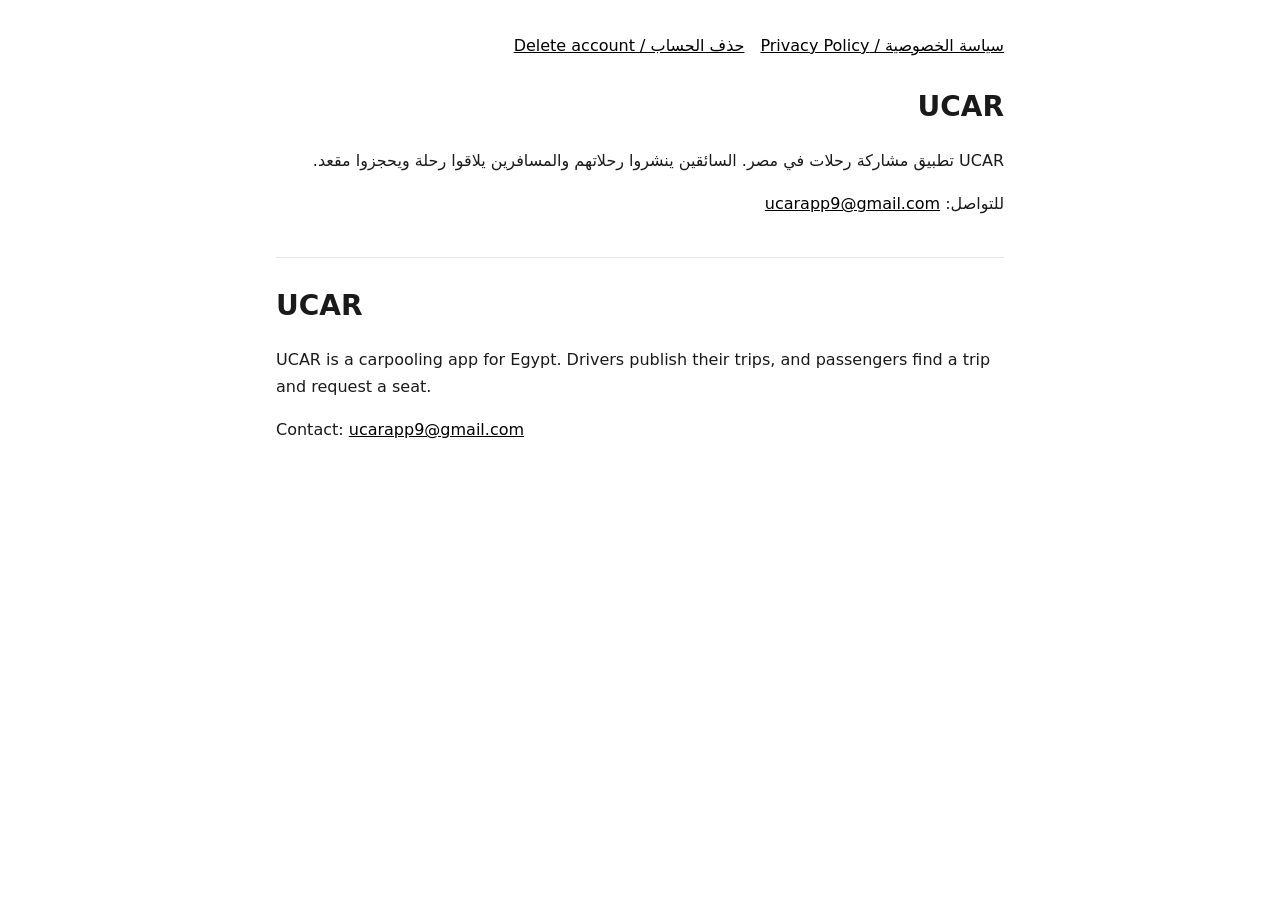
<file: index.html>
<!doctype html>
<html lang="ar" dir="rtl">
<head>
<meta charset="utf-8"><meta name="viewport" content="width=device-width,initial-scale=1">
<title>UCAR</title><link rel="stylesheet" href="style.css">
</head>
<body><main>
<nav><a href="privacy.html">سياسة الخصوصية / Privacy Policy</a><a href="delete-account.html">حذف الحساب / Delete account</a></nav>
<section>
<h1>UCAR</h1>
<p>UCAR تطبيق مشاركة رحلات في مصر. السائقين ينشروا رحلاتهم والمسافرين يلاقوا رحلة ويحجزوا مقعد.</p>
<p>للتواصل: <a href="mailto:ucarapp9@gmail.com">ucarapp9@gmail.com</a></p>
</section>
<section dir="ltr" lang="en">
<h1>UCAR</h1>
<p>UCAR is a carpooling app for Egypt. Drivers publish their trips, and passengers find a trip and request a seat.</p>
<p>Contact: <a href="mailto:ucarapp9@gmail.com">ucarapp9@gmail.com</a></p>
</section>
</main></body></html>
</file>
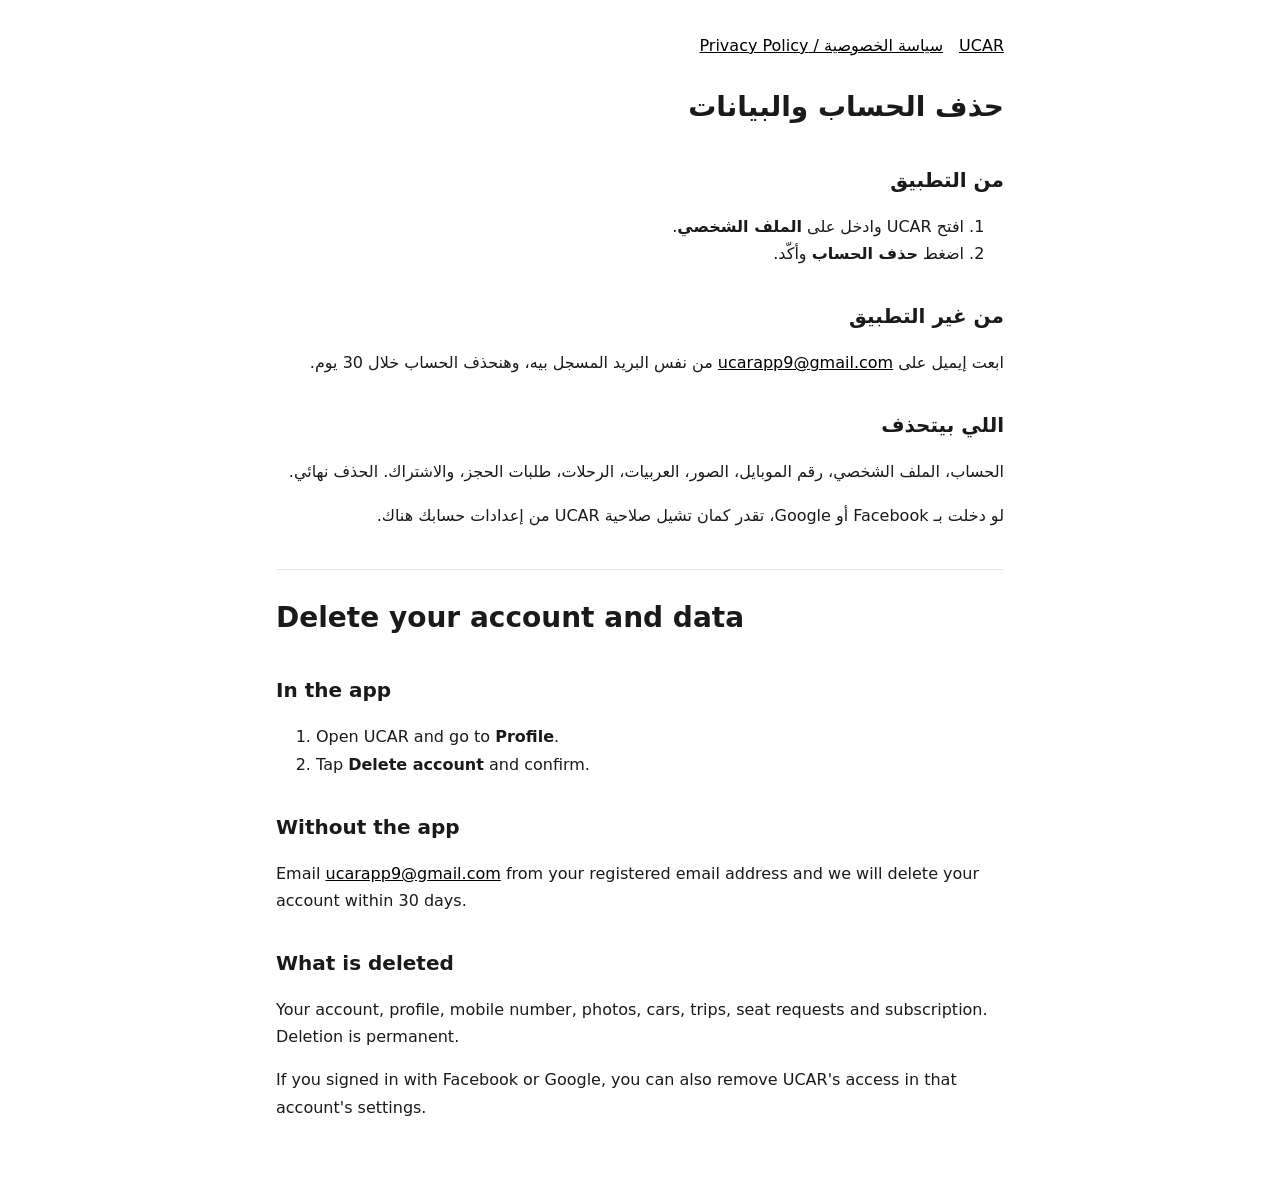
<file: delete-account.html>
<!doctype html>
<html lang="ar" dir="rtl">
<head>
<meta charset="utf-8"><meta name="viewport" content="width=device-width,initial-scale=1">
<title>UCAR Account Deletion</title><link rel="stylesheet" href="style.css">
</head>
<body><main>
<nav><a href="index.html">UCAR</a><a href="privacy.html">سياسة الخصوصية / Privacy Policy</a></nav>
<section>
<h1>حذف الحساب والبيانات</h1>
<h2>من التطبيق</h2>
<ol><li>افتح UCAR وادخل على <strong>الملف الشخصي</strong>.</li><li>اضغط <strong>حذف الحساب</strong> وأكّد.</li></ol>
<h2>من غير التطبيق</h2>
<p>ابعت إيميل على <a href="mailto:ucarapp9@gmail.com?subject=Delete%20my%20UCAR%20account">ucarapp9@gmail.com</a> من نفس البريد المسجل بيه، وهنحذف الحساب خلال 30 يوم.</p>
<h2>اللي بيتحذف</h2>
<p>الحساب، الملف الشخصي، رقم الموبايل، الصور، العربيات، الرحلات، طلبات الحجز، والاشتراك. الحذف نهائي.</p>
<p>لو دخلت بـ Facebook أو Google، تقدر كمان تشيل صلاحية UCAR من إعدادات حسابك هناك.</p>
</section>
<section dir="ltr" lang="en">
<h1>Delete your account and data</h1>
<h2>In the app</h2>
<ol><li>Open UCAR and go to <strong>Profile</strong>.</li><li>Tap <strong>Delete account</strong> and confirm.</li></ol>
<h2>Without the app</h2>
<p>Email <a href="mailto:ucarapp9@gmail.com?subject=Delete%20my%20UCAR%20account">ucarapp9@gmail.com</a> from your registered email address and we will delete your account within 30 days.</p>
<h2>What is deleted</h2>
<p>Your account, profile, mobile number, photos, cars, trips, seat requests and subscription. Deletion is permanent.</p>
<p>If you signed in with Facebook or Google, you can also remove UCAR's access in that account's settings.</p>
</section>
</main></body></html>
</file>
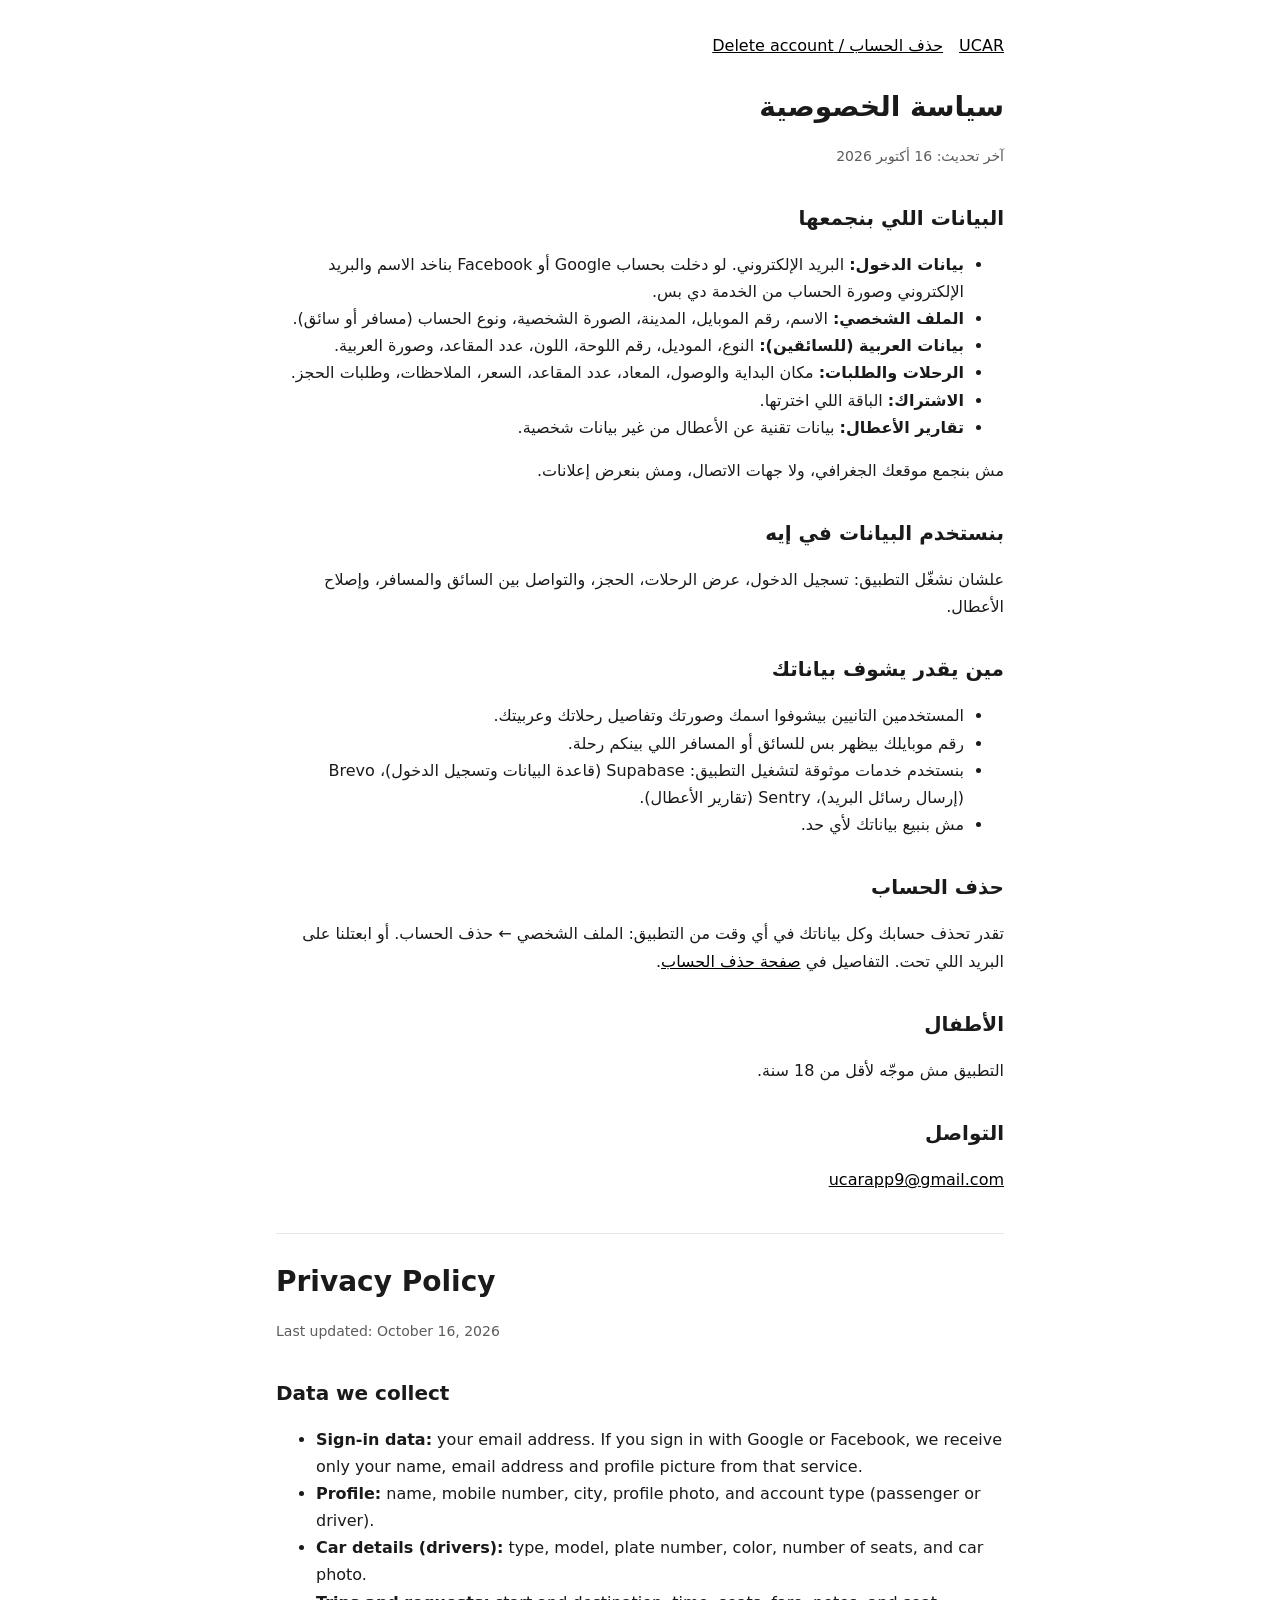
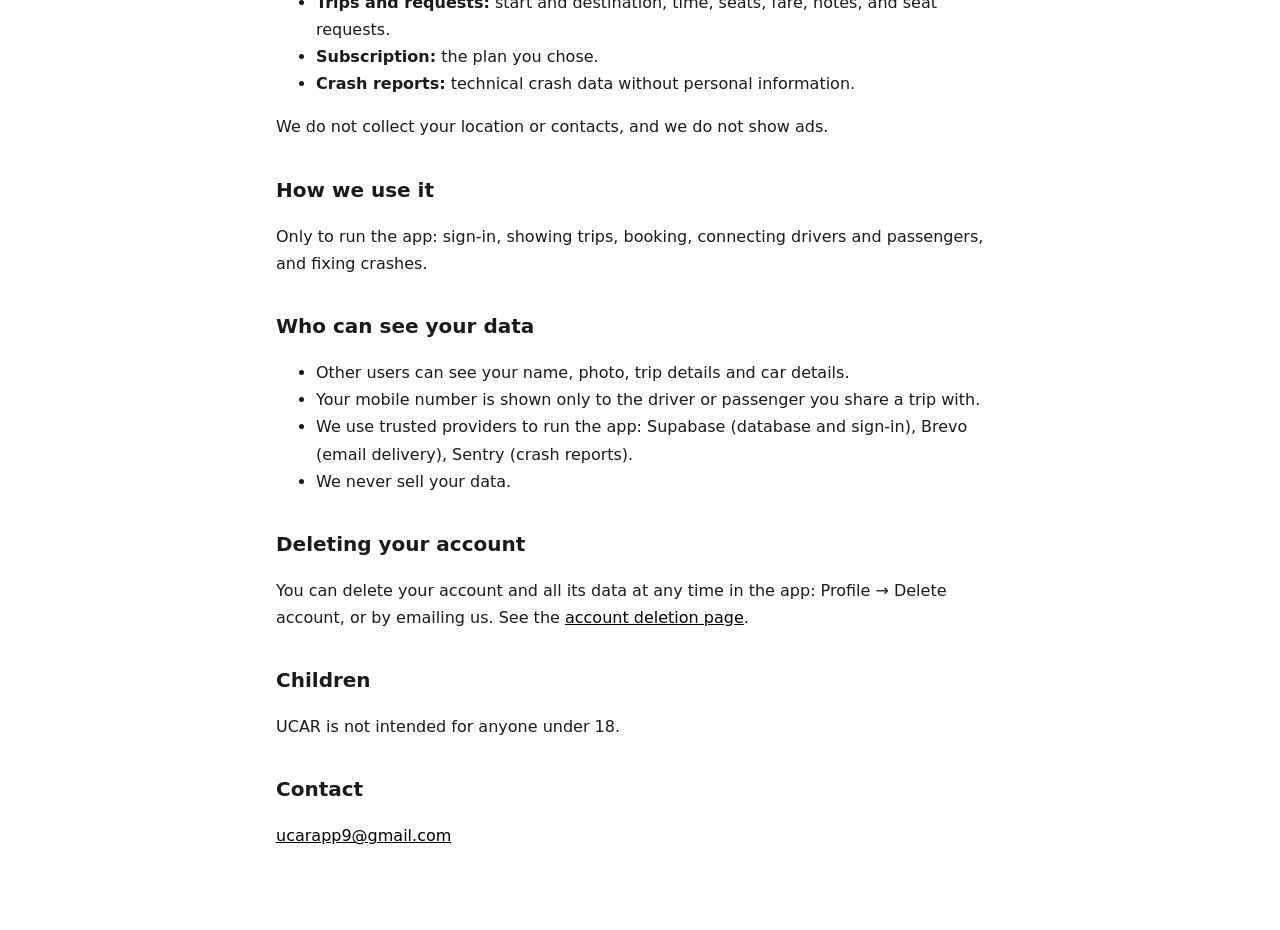
<file: privacy.html>
<!doctype html>
<html lang="ar" dir="rtl">
<head>
<meta charset="utf-8"><meta name="viewport" content="width=device-width,initial-scale=1">
<title>UCAR Privacy Policy</title><link rel="stylesheet" href="style.css">
</head>
<body><main>
<nav><a href="index.html">UCAR</a><a href="delete-account.html">حذف الحساب / Delete account</a></nav>

<section>
<h1>سياسة الخصوصية</h1>
<p class="muted">آخر تحديث: 16 أكتوبر 2026</p>

<h2>البيانات اللي بنجمعها</h2>
<ul>
<li><strong>بيانات الدخول:</strong> البريد الإلكتروني. لو دخلت بحساب Google أو Facebook بناخد الاسم والبريد الإلكتروني وصورة الحساب من الخدمة دي بس.</li>
<li><strong>الملف الشخصي:</strong> الاسم، رقم الموبايل، المدينة، الصورة الشخصية، ونوع الحساب (مسافر أو سائق).</li>
<li><strong>بيانات العربية (للسائقين):</strong> النوع، الموديل، رقم اللوحة، اللون، عدد المقاعد، وصورة العربية.</li>
<li><strong>الرحلات والطلبات:</strong> مكان البداية والوصول، المعاد، عدد المقاعد، السعر، الملاحظات، وطلبات الحجز.</li>
<li><strong>الاشتراك:</strong> الباقة اللي اخترتها.</li>
<li><strong>تقارير الأعطال:</strong> بيانات تقنية عن الأعطال من غير بيانات شخصية.</li>
</ul>
<p>مش بنجمع موقعك الجغرافي، ولا جهات الاتصال، ومش بنعرض إعلانات.</p>

<h2>بنستخدم البيانات في إيه</h2>
<p>علشان نشغّل التطبيق: تسجيل الدخول، عرض الرحلات، الحجز، والتواصل بين السائق والمسافر، وإصلاح الأعطال.</p>

<h2>مين يقدر يشوف بياناتك</h2>
<ul>
<li>المستخدمين التانيين بيشوفوا اسمك وصورتك وتفاصيل رحلاتك وعربيتك.</li>
<li>رقم موبايلك بيظهر بس للسائق أو المسافر اللي بينكم رحلة.</li>
<li>بنستخدم خدمات موثوقة لتشغيل التطبيق: Supabase (قاعدة البيانات وتسجيل الدخول)، Brevo (إرسال رسائل البريد)، Sentry (تقارير الأعطال).</li>
<li>مش بنبيع بياناتك لأي حد.</li>
</ul>

<h2>حذف الحساب</h2>
<p>تقدر تحذف حسابك وكل بياناتك في أي وقت من التطبيق: الملف الشخصي ← حذف الحساب. أو ابعتلنا على البريد اللي تحت. التفاصيل في <a href="delete-account.html">صفحة حذف الحساب</a>.</p>

<h2>الأطفال</h2>
<p>التطبيق مش موجّه لأقل من 18 سنة.</p>

<h2>التواصل</h2>
<p><a href="mailto:ucarapp9@gmail.com">ucarapp9@gmail.com</a></p>
</section>

<section dir="ltr" lang="en">
<h1>Privacy Policy</h1>
<p class="muted">Last updated: October 16, 2026</p>

<h2>Data we collect</h2>
<ul>
<li><strong>Sign-in data:</strong> your email address. If you sign in with Google or Facebook, we receive only your name, email address and profile picture from that service.</li>
<li><strong>Profile:</strong> name, mobile number, city, profile photo, and account type (passenger or driver).</li>
<li><strong>Car details (drivers):</strong> type, model, plate number, color, number of seats, and car photo.</li>
<li><strong>Trips and requests:</strong> start and destination, time, seats, fare, notes, and seat requests.</li>
<li><strong>Subscription:</strong> the plan you chose.</li>
<li><strong>Crash reports:</strong> technical crash data without personal information.</li>
</ul>
<p>We do not collect your location or contacts, and we do not show ads.</p>

<h2>How we use it</h2>
<p>Only to run the app: sign-in, showing trips, booking, connecting drivers and passengers, and fixing crashes.</p>

<h2>Who can see your data</h2>
<ul>
<li>Other users can see your name, photo, trip details and car details.</li>
<li>Your mobile number is shown only to the driver or passenger you share a trip with.</li>
<li>We use trusted providers to run the app: Supabase (database and sign-in), Brevo (email delivery), Sentry (crash reports).</li>
<li>We never sell your data.</li>
</ul>

<h2>Deleting your account</h2>
<p>You can delete your account and all its data at any time in the app: Profile → Delete account, or by emailing us. See the <a href="delete-account.html">account deletion page</a>.</p>

<h2>Children</h2>
<p>UCAR is not intended for anyone under 18.</p>

<h2>Contact</h2>
<p><a href="mailto:ucarapp9@gmail.com">ucarapp9@gmail.com</a></p>
</section>
</main></body></html>
</file>
<file: style.css>
:root{--bg:#fff;--fg:#1a1a1a;--muted:#5c5c5c;--line:#e6e6e6;--accent:#000}
@media (prefers-color-scheme:dark){:root{--bg:#121212;--fg:#f2f2f2;--muted:#a8a8a8;--line:#2c2c2c;--accent:#fff}}
*{box-sizing:border-box}
body{margin:0;background:var(--bg);color:var(--fg);font:16px/1.7 system-ui,-apple-system,"Segoe UI",Tahoma,sans-serif}
main{max-width:760px;margin:0 auto;padding:32px 16px 64px}
h1{font-size:28px;margin:0 0 4px}h2{font-size:20px;margin:32px 0 8px}
p,li{color:var(--fg)}.muted{color:var(--muted);font-size:14px}
a{color:var(--accent)}
section+section{border-top:1px solid var(--line);margin-top:40px;padding-top:24px}
nav{display:flex;gap:16px;flex-wrap:wrap;margin-bottom:24px}
</file>
